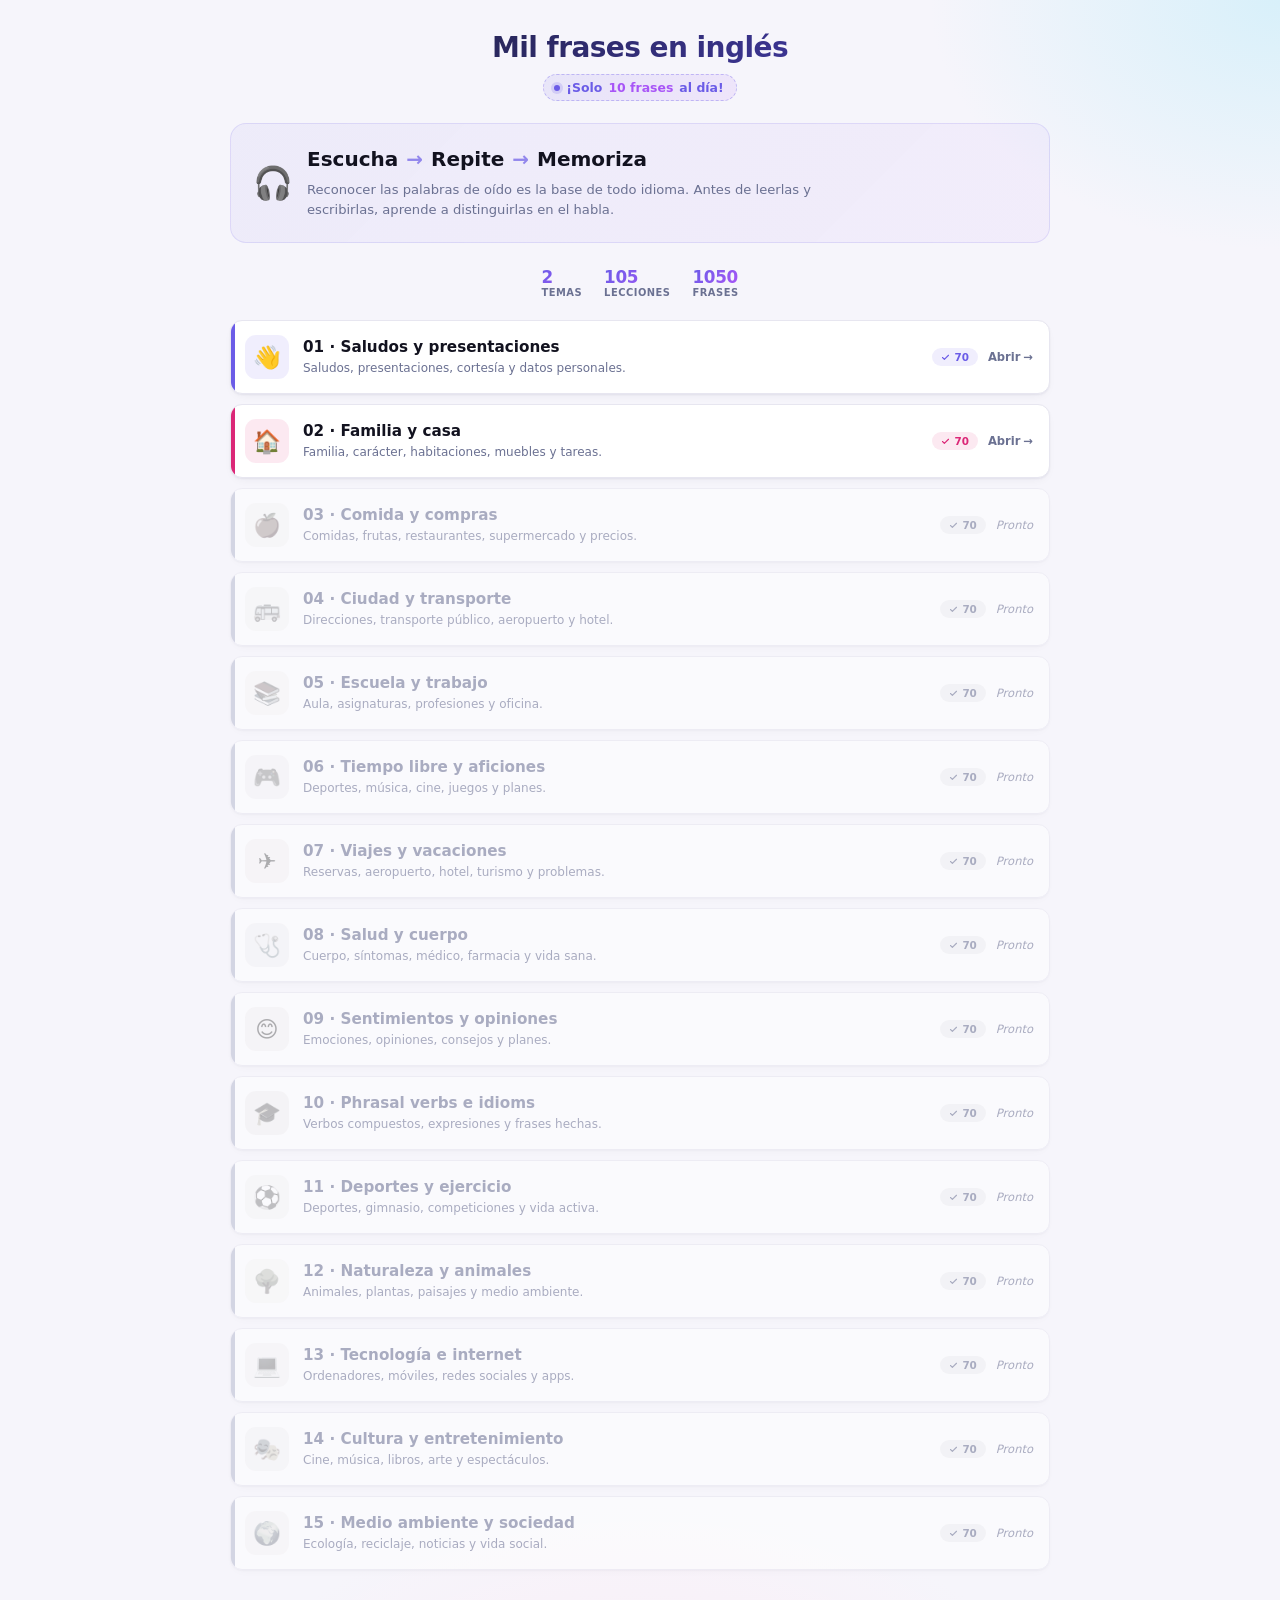
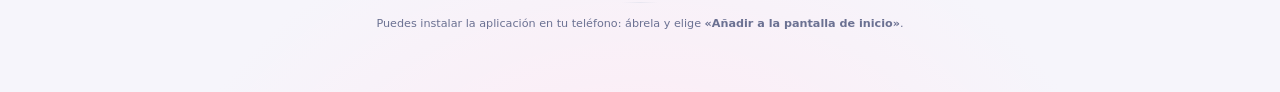
<file: index.html>
<!DOCTYPE html>
<html lang="es">
<head>
<meta charset="UTF-8" />
<meta name="viewport" content="width=device-width, initial-scale=1" />
<title>Mil frases en inglés</title>
<meta name="theme-color" content="#6b5ce7" />
<style>
  :root{--bg:#f6f5fb;--card:#fff;--line:#e7e6f0;--accent:#6b5ce7;--accent-2:#a855f7;--text:#12121f;--muted:#6b7192;
    --shadow-sm:0 1px 2px rgba(20,20,60,.05),0 4px 12px -6px rgba(20,20,60,.10);
    --shadow-lg:0 6px 16px rgba(20,20,60,.08),0 24px 48px -22px rgba(20,20,60,.28);}
  *{box-sizing:border-box}
  html,body{margin:0;min-height:100%}
  body{font-family:system-ui,-apple-system,"Segoe UI",Roboto,Arial,sans-serif;color:var(--text);
    background:radial-gradient(900px 500px at 0% -20%,#e9e5ff 0%,transparent 55%),
      radial-gradient(700px 500px at 100% 0%,#d8f0fa 0%,transparent 50%),
      radial-gradient(800px 600px at 50% 110%,#ffe9f3 0%,transparent 60%),var(--bg);
    padding:32px 16px 48px;min-height:100vh;-webkit-font-smoothing:antialiased;font-size:14px;}
  .wrap{max-width:820px;margin:0 auto}
  .hero{text-align:center;margin-bottom:20px}
  h1{font-size:clamp(1.35rem,2.6vw,1.75rem);margin:0;letter-spacing:-0.02em;font-weight:800;line-height:1.15;background:linear-gradient(135deg,#1a1c2e 0%,#4a3fbf 100%);-webkit-background-clip:text;background-clip:text;-webkit-text-fill-color:transparent;color:transparent}
  .hero-tagline{display:inline-flex;align-items:center;gap:6px;margin-top:10px;padding:5px 12px 5px 10px;border-radius:100px;background:linear-gradient(135deg,rgba(107,92,231,.10),rgba(168,85,247,.10));border:1px dashed rgba(107,92,231,.35);color:var(--accent);font-size:.78rem;font-weight:700}
  .hero-tagline .dot{width:6px;height:6px;border-radius:50%;background:var(--accent);box-shadow:0 0 0 3px rgba(107,92,231,.18)}
  .hero-tagline em{font-style:normal;font-weight:800;color:var(--accent-2)}
  .principle{position:relative;margin:22px 0 26px;padding:22px 24px 22px 76px;background:linear-gradient(135deg,rgba(107,92,231,.06) 0%,rgba(168,85,247,.05) 100%);border:1px solid rgba(107,92,231,.15);border-radius:16px}
  .principle-icon{position:absolute;left:22px;top:50%;transform:translateY(-50%);font-size:2rem;opacity:.9}
  .principle-title{font-size:clamp(1.05rem,2.2vw,1.25rem);font-weight:800;line-height:1.3;margin:0 0 8px;display:flex;flex-wrap:wrap;align-items:center;gap:6px 8px}
  .principle-title em{font-style:normal}
  .principle-title .arrow{color:var(--accent);opacity:.7;font-weight:700}
  .principle-desc{font-size:.82rem;color:var(--muted);line-height:1.5;margin:0;max-width:520px}
  .stats{display:flex;justify-content:center;gap:22px;margin:16px auto 0;flex-wrap:wrap}
  .stat-num{font-size:1.05rem;font-weight:800;letter-spacing:-0.02em;background:linear-gradient(135deg,var(--accent),var(--accent-2));-webkit-background-clip:text;background-clip:text;-webkit-text-fill-color:transparent;line-height:1;margin-bottom:2px}
  .stat-label{font-size:.62rem;color:var(--muted);letter-spacing:.05em;text-transform:uppercase;font-weight:600}
  .grid{display:flex;flex-direction:column;gap:10px;margin-top:22px}
  .card{position:relative;display:flex;align-items:center;gap:14px;padding:14px 16px 14px 14px;background:var(--card);border:1px solid var(--line);border-radius:12px;text-decoration:none;color:inherit;box-shadow:var(--shadow-sm);transition:transform .2s,box-shadow .2s,border-color .2s;overflow:hidden;isolation:isolate}
  .card::before{content:"";position:absolute;inset:-1px;border-radius:inherit;background:radial-gradient(120% 100% at 0% 50%,var(--glow,rgba(107,92,231,.20)) 0%,transparent 55%);opacity:0;transition:opacity .24s;z-index:-1;pointer-events:none}
  .card:hover::before{opacity:1}
  .card:hover{transform:translateX(4px);box-shadow:var(--shadow-lg);border-color:transparent}
  .card::after{content:"";position:absolute;left:0;top:0;bottom:0;width:4px;background:var(--accent);border-radius:12px 0 0 12px}
  .card-icon{width:44px;height:44px;border-radius:11px;display:flex;align-items:center;justify-content:center;font-size:1.4rem;background:var(--icon-bg);flex:0 0 auto;transition:transform .22s}
  .card:hover .card-icon{transform:scale(1.08) rotate(-3deg)}
  .card-body{flex:1 1 auto;min-width:0}
  .card-title{font-size:.95rem;font-weight:700;margin:0 0 3px;line-height:1.25}
  .card-desc{color:var(--muted);font-size:.75rem;line-height:1.4;margin:0;overflow:hidden;text-overflow:ellipsis;white-space:nowrap}
  .card-right{display:flex;align-items:center;gap:10px;flex:0 0 auto}
  .badge{display:inline-flex;align-items:center;gap:4px;font-size:.65rem;font-weight:700;padding:3px 9px;border-radius:20px;background:var(--icon-bg);color:var(--accent);white-space:nowrap}
  .badge svg{width:9px;height:9px}
  .open-hint{display:inline-flex;align-items:center;gap:3px;font-size:.72rem;font-weight:600;color:var(--muted)}
  .card:hover .open-hint{color:var(--accent)}
  .open-hint .arrow{display:inline-block;transition:transform .22s}
  .card:hover .open-hint .arrow{transform:translateX(4px)}

  /* ================= Coming soon (disabled cards) ================= */
  .card.coming-soon{opacity:.55;cursor:default;pointer-events:none}
  .card.coming-soon::before{display:none}
  .card.coming-soon:hover{transform:none;box-shadow:var(--shadow-sm);border-color:var(--line)}
  .card.coming-soon::after{background:#b8bbd0}
  .card.coming-soon .card-icon{filter:grayscale(.9);opacity:.6}
  .card.coming-soon .card-title{color:var(--muted)}
  .card.coming-soon .open-hint{color:var(--muted);font-style:italic;font-weight:500}
  .card.coming-soon .open-hint .arrow{display:none}
  .card.coming-soon .badge{background:rgba(107,114,128,.10);color:var(--muted)}

  footer{text-align:center;margin-top:32px;color:var(--muted);font-size:.7rem;line-height:1.55}
  .footer-divider{width:36px;height:1px;background:linear-gradient(90deg,transparent,var(--line),transparent);margin:0 auto 12px;border-radius:2px}
  @media (max-width:520px){
    body{padding:20px 12px 40px}
    h1{font-size:1.2rem}
    .hero-tagline{font-size:.72rem;padding:4px 10px 4px 9px}
    .principle{padding:18px}
    .principle-icon{position:static;transform:none;display:block;margin-bottom:8px;font-size:1.6rem}
    .card{padding:12px;gap:10px}
    .card-icon{width:38px;height:38px;font-size:1.2rem}
    .card-title{font-size:.88rem}
    .card-desc{font-size:.7rem}
    .badge{display:none}
    .open-hint .label{display:none}
  }
</style>
</head>
<body>
<div class="wrap">
  <header class="hero">
    <h1>Mil frases en inglés</h1>
    <div class="hero-tagline"><span class="dot" aria-hidden="true"></span>¡Solo <em>10 frases</em> al día!</div>
  </header>

  <section class="principle" aria-label="Principio del aprendizaje">
    <div class="principle-icon" aria-hidden="true">🎧</div>
    <h2 class="principle-title">
      <span>Escucha</span><span class="arrow" aria-hidden="true">→</span>
      <span>Repite</span><span class="arrow" aria-hidden="true">→</span>
      <em>Memoriza</em>
    </h2>
    <p class="principle-desc">Reconocer las palabras de oído es la base de todo idioma. Antes de leerlas y escribirlas, aprende a distinguirlas en el habla.</p>
  </section>

  <div class="stats">
    <div class="stat"><div class="stat-num" id="statThemes">—</div><div class="stat-label">Temas</div></div>
    <div class="stat"><div class="stat-num">105</div><div class="stat-label">Lecciones</div></div>
    <div class="stat"><div class="stat-num">1050</div><div class="stat-label">Frases</div></div>
  </div>

  <main class="grid" id="appsGrid"></main>

  <footer>
    <div class="footer-divider"></div>
    <p>Puedes instalar la aplicación en tu teléfono: ábrela y elige <strong>«Añadir a la pantalla de inicio»</strong>.</p>
  </footer>
</div>

<script>
const APPS = [
  {title:"01 · Saludos y presentaciones", description:"Saludos, presentaciones, cortesía y datos personales.", icon:"👋", link:"01-greetings.html", color:"#6b5ce7", iconBg:"rgba(107,92,231,.10)", glow:"rgba(107,92,231,.22)"},
  {title:"02 · Familia y casa", description:"Familia, carácter, habitaciones, muebles y tareas.", icon:"🏠", link:"02-family-home.html", color:"#db2777", iconBg:"rgba(219,39,119,.10)", glow:"rgba(219,39,119,.22)"},

  {title:"03 · Comida y compras", description:"Comidas, frutas, restaurantes, supermercado y precios.", icon:"🍎", link:"03-food-shopping.html", color:"#16a34a", iconBg:"rgba(22,163,74,.10)", glow:"rgba(22,163,74,.22)", comingSoon:true},
  {title:"04 · Ciudad y transporte", description:"Direcciones, transporte público, aeropuerto y hotel.", icon:"🚌", link:"04-city-transport.html", color:"#0891b2", iconBg:"rgba(8,145,178,.10)", glow:"rgba(8,145,178,.22)", comingSoon:true},
  {title:"05 · Escuela y trabajo", description:"Aula, asignaturas, profesiones y oficina.", icon:"📚", link:"05-school-work.html", color:"#d97706", iconBg:"rgba(217,119,6,.10)", glow:"rgba(217,119,6,.22)", comingSoon:true},
  {title:"06 · Tiempo libre y aficiones", description:"Deportes, música, cine, juegos y planes.", icon:"🎮", link:"06-free-time.html", color:"#9333ea", iconBg:"rgba(147,51,234,.10)", glow:"rgba(147,51,234,.22)", comingSoon:true},
  {title:"07 · Viajes y vacaciones", description:"Reservas, aeropuerto, hotel, turismo y problemas.", icon:"✈️", link:"07-travel.html", color:"#dc2626", iconBg:"rgba(220,38,38,.10)", glow:"rgba(220,38,38,.22)", comingSoon:true},
  {title:"08 · Salud y cuerpo", description:"Cuerpo, síntomas, médico, farmacia y vida sana.", icon:"🩺", link:"08-health-body.html", color:"#4f46e5", iconBg:"rgba(79,70,229,.10)", glow:"rgba(79,70,229,.22)", comingSoon:true},
  {title:"09 · Sentimientos y opiniones", description:"Emociones, opiniones, consejos y planes.", icon:"😊", link:"09-feelings.html", color:"#e11d48", iconBg:"rgba(225,29,72,.10)", glow:"rgba(225,29,72,.22)", comingSoon:true},
  {title:"10 · Phrasal verbs e idioms", description:"Verbos compuestos, expresiones y frases hechas.", icon:"🎓", link:"10-idioms.html", color:"#3a3d4d", iconBg:"rgba(58,61,77,.10)", glow:"rgba(58,61,77,.22)", comingSoon:true},
  {title:"11 · Deportes y ejercicio", description:"Deportes, gimnasio, competiciones y vida activa.", icon:"⚽", link:"11-sports.html", color:"#059669", iconBg:"rgba(5,150,105,.10)", glow:"rgba(5,150,105,.22)", comingSoon:true},
  {title:"12 · Naturaleza y animales", description:"Animales, plantas, paisajes y medio ambiente.", icon:"🌳", link:"12-nature.html", color:"#65a30d", iconBg:"rgba(101,163,13,.10)", glow:"rgba(101,163,13,.22)", comingSoon:true},
  {title:"13 · Tecnología e internet", description:"Ordenadores, móviles, redes sociales y apps.", icon:"💻", link:"13-technology.html", color:"#0284c7", iconBg:"rgba(2,132,199,.10)", glow:"rgba(2,132,199,.22)", comingSoon:true},
  {title:"14 · Cultura y entretenimiento", description:"Cine, música, libros, arte y espectáculos.", icon:"🎭", link:"14-culture.html", color:"#7c3aed", iconBg:"rgba(124,58,237,.10)", glow:"rgba(124,58,237,.22)", comingSoon:true},
  {title:"15 · Medio ambiente y sociedad", description:"Ecología, reciclaje, noticias y vida social.", icon:"🌍", link:"15-society.html", color:"#ea580c", iconBg:"rgba(234,88,12,.10)", glow:"rgba(234,88,12,.22)", comingSoon:true}
];

const grid = document.getElementById('appsGrid');
const statThemes = document.getElementById('statThemes');
const check = `<svg viewBox="0 0 24 24" fill="none" stroke="currentColor" stroke-width="3" stroke-linecap="round" stroke-linejoin="round"><polyline points="20 6 9 17 4 12"></polyline></svg>`;

statThemes.textContent = APPS.filter(a => !a.comingSoon).length;

APPS.forEach(app => {
  const c = document.createElement(app.comingSoon ? 'div' : 'a');
  c.className = 'card' + (app.comingSoon ? ' coming-soon' : '');
  if(!app.comingSoon) c.href = app.link;
  c.style.setProperty('--accent', app.color);
  c.style.setProperty('--icon-bg', app.iconBg);
  c.style.setProperty('--glow', app.glow);
  c.innerHTML = `
    <div class="card-icon">${app.icon}</div>
    <div class="card-body">
      <h2 class="card-title">${app.title}</h2>
      <p class="card-desc">${app.description}</p>
    </div>
    <div class="card-right">
      <span class="badge">${check}70</span>
      <span class="open-hint">
        <span class="label">${app.comingSoon ? 'Pronto' : 'Abrir'}</span>
        <span class="arrow">→</span>
      </span>
    </div>`;
  grid.appendChild(c);
});
</script>
</body>
</html>
</file>
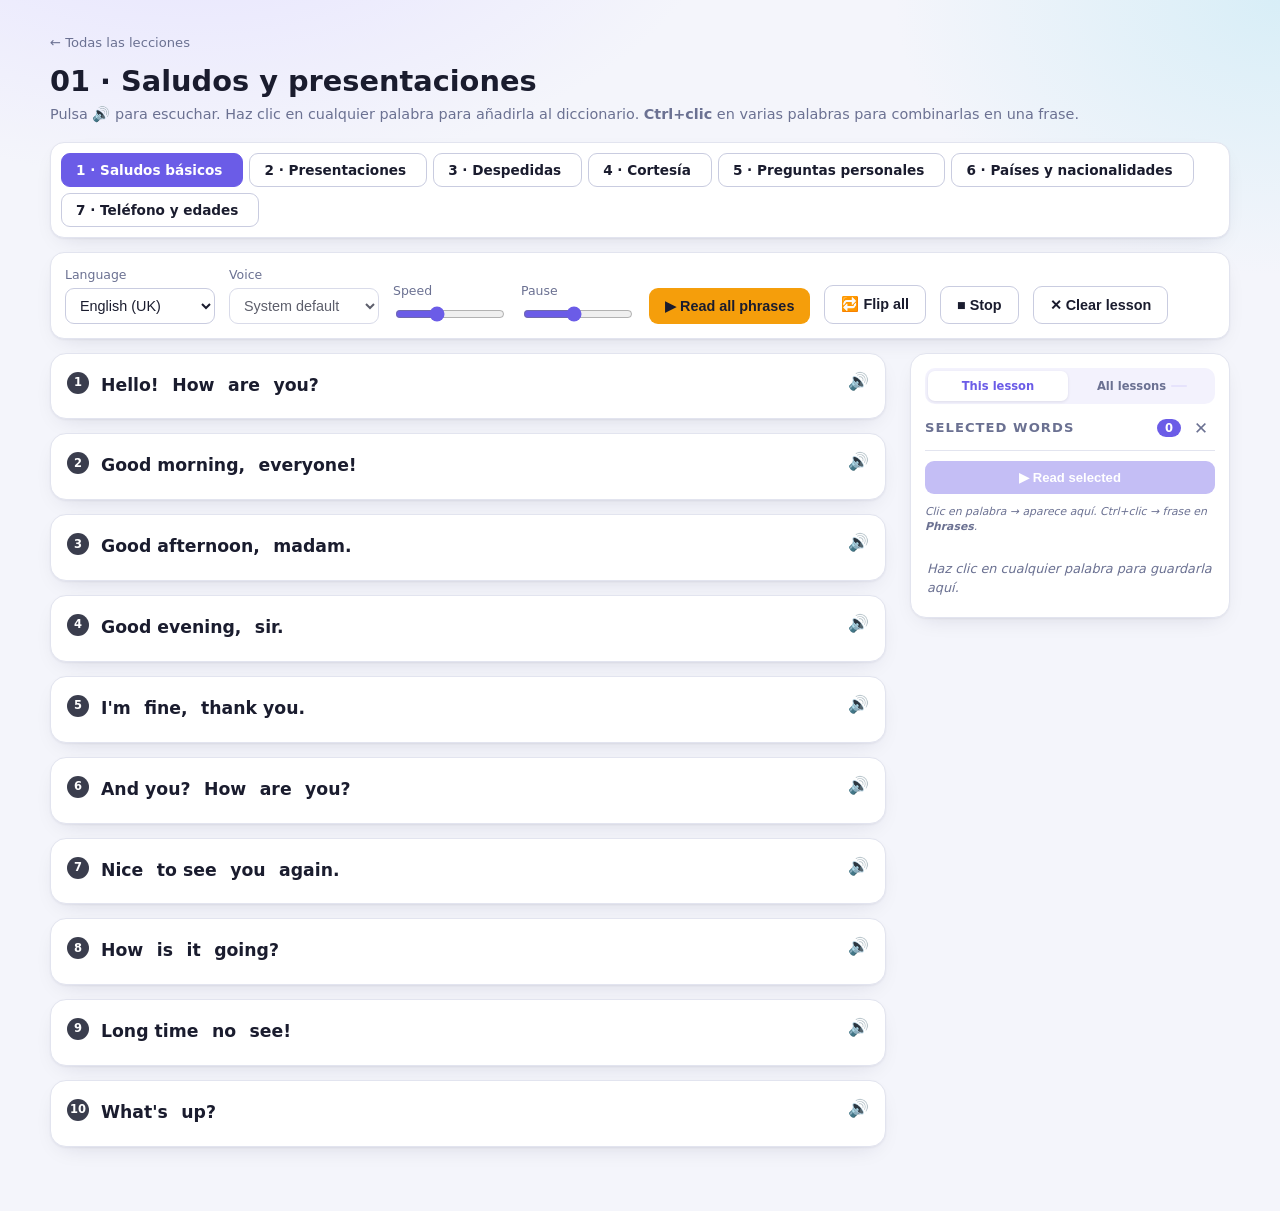
<file: 01-greetings.html>
<!DOCTYPE html>
<html lang="en">
<head>
<meta charset="UTF-8" />
<meta name="viewport" content="width=device-width, initial-scale=1" />
<title>01 · Saludos y presentaciones — Mil frases en inglés</title>
<link rel="stylesheet" href="lesson.css" />
</head>
<body>
<script>
window.LESSON_TITLE = "01 · Saludos y presentaciones";
window.LESSON_BACK  = "index.html";
const W = (en,es,pos)=>({en,es,pos});
const P = (text,words)=>({text,words});

window.LESSON_TABS = [
{id:'L1', name:'1 · Saludos básicos', phrases:[
  P("Hello! How are you?",[W("Hello!","¡Hola!","interjection"),W("How","Cómo","adverb"),W("are","estás","verb"),W("you?","tú?","pronoun")]),
  P("Good morning, everyone!",[W("Good morning,","Buenos días,","interjection"),W("everyone!","a todos!","pronoun")]),
  P("Good afternoon, madam.",[W("Good afternoon,","Buenas tardes,","interjection"),W("madam.","señora.","noun")]),
  P("Good evening, sir.",[W("Good evening,","Buenas noches,","interjection"),W("sir.","señor.","noun")]),
  P("I'm fine, thank you.",[W("I'm","Estoy","verb"),W("fine,","bien,","adjective"),W("thank you.","gracias.","interjection")]),
  P("And you? How are you?",[W("And you?","¿Y tú?","pronoun"),W("How","Cómo","adverb"),W("are","estás","verb"),W("you?","tú?","pronoun")]),
  P("Nice to see you again.",[W("Nice","Encantado","adjective"),W("to see","de ver","verb"),W("you","te","pronoun"),W("again.","otra vez.","adverb")]),
  P("How is it going?",[W("How","Cómo","adverb"),W("is","va","verb"),W("it","todo","pronoun"),W("going?","?","verb")]),
  P("Long time no see!",[W("Long time","Cuánto tiempo","noun"),W("no","sin","adverb"),W("see!","verte!","verb")]),
  P("What's up?",[W("What's","Qué","pronoun"),W("up?","pasa?","adverb")])
]},
{id:'L2', name:'2 · Presentaciones', phrases:[
  P("My name is Anna.",[W("My","Mi","pronoun"),W("name","nombre","noun"),W("is","es","verb"),W("Anna.","Anna.","noun")]),
  P("What's your name?",[W("What's","Cómo","pronoun"),W("your","te","pronoun"),W("name?","llamas?","noun")]),
  P("I'm from Spain.",[W("I'm","Soy","verb"),W("from","de","preposition"),W("Spain.","España.","noun")]),
  P("Where are you from?",[W("Where","De dónde","adverb"),W("are","eres","verb"),W("you","tú","pronoun"),W("from?","?","preposition")]),
  P("Nice to meet you.",[W("Nice","Encantado","adjective"),W("to meet","de conocer","verb"),W("you.","te.","pronoun")]),
  P("This is my friend Tom.",[W("This","Este","pronoun"),W("is","es","verb"),W("my","mi","pronoun"),W("friend","amigo","noun"),W("Tom.","Tom.","noun")]),
  P("How old are you?",[W("How old","Cuántos años","adverb"),W("are","tienes","verb"),W("you?","?","pronoun")]),
  P("I'm twenty years old.",[W("I'm","Tengo","verb"),W("twenty","veinte","numeral"),W("years old.","años.","noun")]),
  P("What do you do?",[W("What","A qué","pronoun"),W("do","te","verb"),W("you","tú","pronoun"),W("do?","dedicas?","verb")]),
  P("I'm a student.",[W("I'm","Soy","verb"),W("a","un","article"),W("student.","estudiante.","noun")])
]},
{id:'L3', name:'3 · Despedidas', phrases:[
  P("Goodbye! See you soon!",[W("Goodbye!","¡Adiós!","interjection"),W("See you","Hasta","verb"),W("soon!","pronto!","adverb")]),
  P("See you later!",[W("See you","Hasta","verb"),W("later!","luego!","adverb")]),
  P("See you tomorrow!",[W("See you","Hasta","verb"),W("tomorrow!","mañana!","adverb")]),
  P("Good night, sleep well.",[W("Good night,","Buenas noches,","interjection"),W("sleep","duerme","verb"),W("well.","bien.","adverb")]),
  P("Take care of yourself!",[W("Take care","Cuídate","verb"),W("of","a","preposition"),W("yourself!","ti mismo!","pronoun")]),
  P("Have a nice day!",[W("Have","Ten","verb"),W("a","un","article"),W("nice","buen","adjective"),W("day!","día!","noun")]),
  P("Have a good weekend!",[W("Have","Ten","verb"),W("a","un","article"),W("good","buen","adjective"),W("weekend!","fin de semana!","noun")]),
  P("It was nice talking to you.",[W("It","Fue","pronoun"),W("was","un","verb"),W("nice","placer","adjective"),W("talking","hablar","verb"),W("to you.","contigo.","pronoun")]),
  P("Talk to you soon.",[W("Talk","Hablamos","verb"),W("to you","contigo","pronoun"),W("soon.","pronto.","adverb")]),
  P("Bye for now!",[W("Bye","Adiós","interjection"),W("for","por","preposition"),W("now!","ahora!","adverb")])
]},
{id:'L4', name:'4 · Cortesía', phrases:[
  P("Please, sit down.",[W("Please,","Por favor,","interjection"),W("sit","siéntate","verb"),W("down.","abajo.","adverb")]),
  P("Thank you very much.",[W("Thank you","Gracias","interjection"),W("very","muy","adverb"),W("much.","mucho.","adverb")]),
  P("You're welcome.",[W("You're","De","verb"),W("welcome.","nada.","adjective")]),
  P("Excuse me, may I pass?",[W("Excuse me,","Disculpe,","interjection"),W("may I","puedo","verb"),W("pass?","pasar?","verb")]),
  P("I'm sorry, it's my fault.",[W("I'm","Lo","verb"),W("sorry,","siento,","adjective"),W("it's","es","verb"),W("my","mi","pronoun"),W("fault.","culpa.","noun")]),
  P("No problem at all.",[W("No","Sin","article"),W("problem","problema","noun"),W("at all.","alguno.","adverb")]),
  P("Of course, with pleasure.",[W("Of course,","Por supuesto,","adverb"),W("with","con","preposition"),W("pleasure.","placer.","noun")]),
  P("That's very kind of you.",[W("That's","Eso es","verb"),W("very","muy","adverb"),W("kind","amable","adjective"),W("of you.","de tu parte.","pronoun")]),
  P("May I help you?",[W("May I","Puedo","verb"),W("help","ayudar","verb"),W("you?","te?","pronoun")]),
  P("Could you say that again?",[W("Could you","Podrías","verb"),W("say","decir","verb"),W("that","eso","pronoun"),W("again?","otra vez?","adverb")])
]},
{id:'L5', name:'5 · Preguntas personales', phrases:[
  P("Where do you live?",[W("Where","Dónde","adverb"),W("do","vives","verb"),W("you","tú","pronoun"),W("live?","?","verb")]),
  P("I live in Madrid.",[W("I","Yo","pronoun"),W("live","vivo","verb"),W("in","en","preposition"),W("Madrid.","Madrid.","noun")]),
  P("Do you have any brothers?",[W("Do you","Tienes","verb"),W("have","tienes","verb"),W("any","algunos","article"),W("brothers?","hermanos?","noun")]),
  P("I have one sister.",[W("I","Yo","pronoun"),W("have","tengo","verb"),W("one","una","numeral"),W("sister.","hermana.","noun")]),
  P("What's your favourite colour?",[W("What's","Cuál","pronoun"),W("your","es tu","pronoun"),W("favourite","color","adjective"),W("colour?","favorito?","noun")]),
  P("My favourite colour is blue.",[W("My","Mi","pronoun"),W("favourite","color","adjective"),W("colour","favorito","noun"),W("is","es","verb"),W("blue.","el azul.","adjective")]),
  P("Do you like sports?",[W("Do you","Te","verb"),W("like","gustan","verb"),W("sports?","los deportes?","noun")]),
  P("I love football.",[W("I","Me","pronoun"),W("love","encanta","verb"),W("football.","el fútbol.","noun")]),
  P("What time is it?",[W("What time","Qué hora","adverb"),W("is","es","verb"),W("it?","?","pronoun")]),
  P("It's half past three.",[W("It's","Son","verb"),W("half past","las tres y media.","adverb"),W("three.","","numeral")])
]},
{id:'L6', name:'6 · Países y nacionalidades', phrases:[
  P("I'm Spanish.",[W("I'm","Soy","verb"),W("Spanish.","español.","adjective")]),
  P("She's English.",[W("She's","Ella es","verb"),W("English.","inglesa.","adjective")]),
  P("He's from France.",[W("He's","Él es","verb"),W("from","de","preposition"),W("France.","Francia.","noun")]),
  P("Are you American?",[W("Are","Eres","verb"),W("you","tú","pronoun"),W("American?","americano?","adjective")]),
  P("I live in Germany.",[W("I","Yo","pronoun"),W("live","vivo","verb"),W("in","en","preposition"),W("Germany.","Alemania.","noun")]),
  P("They're from Italy.",[W("They're","Ellos son","verb"),W("from","de","preposition"),W("Italy.","Italia.","noun")]),
  P("My friend is Japanese.",[W("My","Mi","pronoun"),W("friend","amigo","noun"),W("is","es","verb"),W("Japanese.","japonés.","adjective")]),
  P("I speak Spanish and English.",[W("I","Yo","pronoun"),W("speak","hablo","verb"),W("Spanish","español","noun"),W("and","y","preposition"),W("English.","inglés.","noun")]),
  P("Do you speak French?",[W("Do you","Hablas","verb"),W("speak","hablar","verb"),W("French?","francés?","noun")]),
  P("I'm learning English.",[W("I'm","Estoy","verb"),W("learning","aprendiendo","verb"),W("English.","inglés.","noun")])
]},
{id:'L7', name:'7 · Teléfono y edades', phrases:[
  P("What's your phone number?",[W("What's","Cuál","pronoun"),W("your","es tu","pronoun"),W("phone","número","noun"),W("number?","de teléfono?","noun")]),
  P("It's 555-1234.",[W("It's","Es","verb"),W("555-1234.","el 555-1234.","numeral")]),
  P("My birthday is in May.",[W("My","Mi","pronoun"),W("birthday","cumpleaños","noun"),W("is","es","verb"),W("in","en","preposition"),W("May.","mayo.","noun")]),
  P("When is your birthday?",[W("When","Cuándo","adverb"),W("is","es","verb"),W("your","tu","pronoun"),W("birthday?","cumpleaños?","noun")]),
  P("I'm thirty years old.",[W("I'm","Tengo","verb"),W("thirty","treinta","numeral"),W("years old.","años.","noun")]),
  P("She's only eight.",[W("She's","Ella tiene","verb"),W("only","solo","adverb"),W("eight.","ocho.","numeral")]),
  P("We are the same age.",[W("We","Nosotros","pronoun"),W("are","tenemos","verb"),W("the same","la misma","adjective"),W("age.","edad.","noun")]),
  P("He's older than me.",[W("He's","Él es","verb"),W("older","mayor","adjective"),W("than","que","preposition"),W("me.","yo.","pronoun")]),
  P("My sister is younger.",[W("My","Mi","pronoun"),W("sister","hermana","noun"),W("is","es","verb"),W("younger.","menor.","adjective")]),
  P("How old is your brother?",[W("How old","Cuántos años","adverb"),W("is","tiene","verb"),W("your","tu","pronoun"),W("brother?","hermano?","noun")])
]}
];
</script>
<script src="lesson.js"></script>
</body>
</html>
</file>
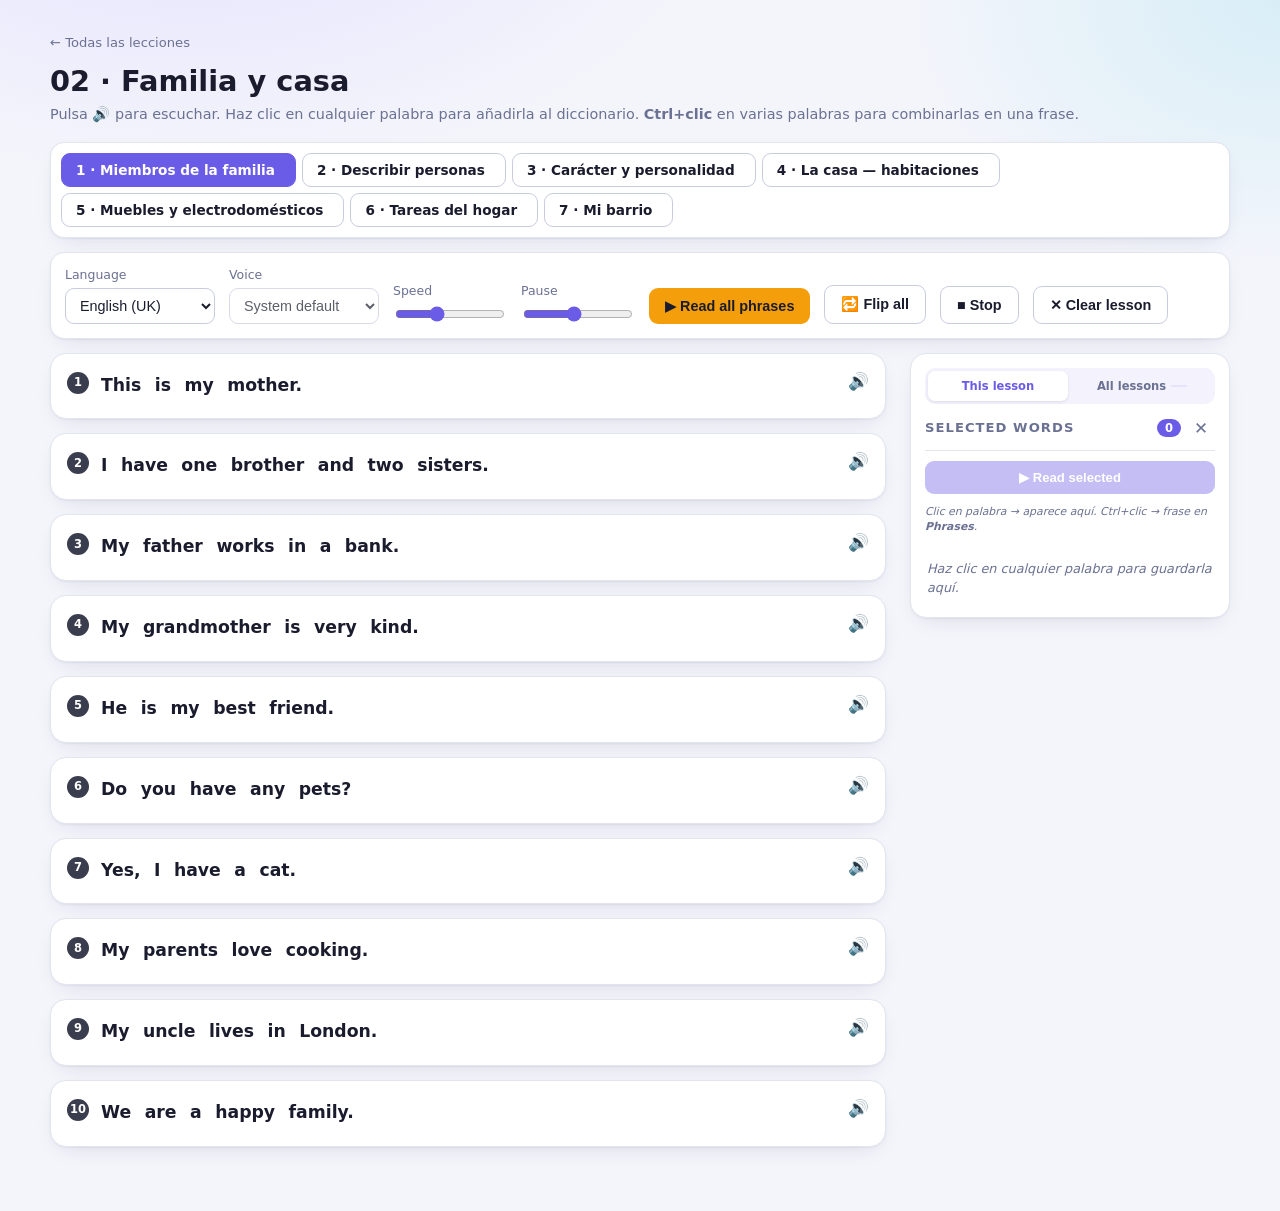
<file: 02-family-home.html>
<!DOCTYPE html>
<html lang="en">
<head>
<meta charset="UTF-8" />
<meta name="viewport" content="width=device-width, initial-scale=1" />
<title>02 · Familia y casa — Mil frases en inglés</title>
<link rel="stylesheet" href="lesson.css" />
</head>
<body>
<script>
window.LESSON_TITLE = "02 · Familia y casa";
window.LESSON_BACK  = "index.html";

/* ============================================================
   СЛОВАРЬ ТЕМЫ
   Формат: "english": ["перевод", "pos"]
   POS-коды:  n=сущ  v=глаг  a=прил  d=нареч  p=местоим
              r=предлог  t=артикль  i=межд  m=числит
   Пунктуацию в ключах НЕ пишем — ниже она добавится автоматически.
   ============================================================ */
window.LESSON_DICT = (function(){
  const raw = {
    /* --- люди --- */
    "mother":     ["madre",       "n"],
    "father":     ["padre",       "n"],
    "brother":    ["hermano",     "n"],
    "sister":     ["hermana",     "n"],
    "sisters":    ["hermanas",    "n"],
    "grandmother":["abuela",      "n"],
    "grandfather":["abuelo",      "n"],
    "uncle":      ["tío",         "n"],
    "aunt":       ["tía",         "n"],
    "cousin":     ["primo",       "n"],
    "parents":    ["padres",      "n"],
    "family":     ["familia",     "n"],
    "friend":     ["amigo",       "n"],
    "neighbour":  ["vecino",      "n"],
    "neighbours": ["vecinos",     "n"],
    "doctor":     ["médico",      "n"],
    "person":     ["persona",     "n"],
    "London":     ["Londres",     "n"],

    /* --- животные --- */
    "pet":        ["mascota",     "n"],
    "pets":       ["mascotas",    "n"],
    "cat":        ["gato",        "n"],
    "dog":        ["perro",       "n"],

    /* --- числа --- */
    "one":        ["un",          "m"],
    "two":        ["dos",         "m"],
    "three":      ["tres",        "m"],
    "four":       ["cuatro",      "m"],
    "five":       ["cinco",       "m"],
    "seven":      ["siete",       "m"],

    /* --- глаголы --- */
    "have":       ["tengo",       "v"],
    "has":        ["tiene",       "v"],
    "works":      ["trabaja",     "v"],
    "love":       ["aman",        "v"],
    "cooking":    ["cocinar",     "v"],
    "lives":      ["vive",        "v"],
    "wears":      ["lleva",       "v"],
    "keep":       ["guardamos",   "v"],
    "need":       ["necesito",    "v"],
    "clean":      ["limpiar",     "v"],
    "makes":      ["hace",        "v"],
    "waters":     ["riega",       "v"],
    "help":       ["ayudo",       "v"],
    "opens":      ["abre",        "v"],
    "live":       ["vivo",        "v"],
    "like":       ["me gusta",    "v"],
    "close":      ["cerrar",      "v"],
    "clean":      ["limpio",      "v"],
    "tidy up":    ["recoger",     "v"],
    "take off":   ["quitarse",    "v"],
    "take out":   ["sacar",       "v"],
    "turn on":    ["encender",    "v"],
    "do":         ["hago",        "v"],
    "does":       ["hace",        "v"],
    "wear":       ["lleva",       "v"],

    /* --- прилагательные --- */
    "kind":       ["amable",      "a"],
    "best":       ["mejor",       "a"],
    "happy":      ["feliz",       "a"],
    "long":       ["largo",       "a"],
    "brown":      ["castaño",     "a"],
    "tall":       ["alto",        "a"],
    "strong":     ["fuerte",      "a"],
    "little":     ["pequeño",     "a"],
    "blue":       ["azul",        "a"],
    "big":        ["grande",      "a"],
    "older":      ["mayor",       "a"],
    "younger":    ["menor",       "a"],
    "curly":      ["rizado",      "a"],
    "small":      ["pequeño",     "a"],
    "friendly":   ["amigable",    "a"],
    "shy":        ["tímido",      "a"],
    "patient":    ["paciente",    "a"],
    "funny":      ["divertido",   "a"],
    "clever":     ["listo",       "a"],
    "serious":    ["serio",       "a"],
    "generous":   ["generoso",    "a"],
    "talkative":  ["hablador",    "a"],
    "quiet":      ["tranquilo",   "a"],
    "nice":       ["bonito",      "a"],
    "new":        ["nuevo",       "a"],
    "comfortable":["cómodo",      "a"],
    "soft":       ["suave",       "a"],
    "second":     ["segundo",     "a"],
    "nearby":     ["cerca",       "d"],
    "small":      ["pequeño",     "a"],

    /* --- наречия и служебные --- */
    "always":     ["siempre",     "d"],
    "quite":      ["bastante",    "d"],
    "very":       ["muy",         "d"],
    "down":       ["al final",    "d"],
    "around":     ["alrededor",   "r"],
    "behind":     ["detrás de",   "r"],
    "next to":    ["al lado de",  "r"],
    "than":       ["que",         "r"],
    "every":      ["cada",        "a"],
    "a bit":      ["un poco",     "d"],
    "a lot":      ["mucho",       "d"],
    "at night":   ["de noche",    "d"],
    "next door":  ["de al lado",  "d"],
    "this":       ["este",        "p"],
    "me":         ["mí",          "p"],

    /* --- дом --- */
    "home":       ["hogar",       "n"],
    "house":      ["casa",        "n"],
    "kitchen":    ["cocina",      "n"],
    "bedroom":    ["dormitorio",  "n"],
    "bedrooms":   ["dormitorios", "n"],
    "bathroom":   ["baño",        "n"],
    "hall":       ["pasillo",     "n"],
    "balcony":    ["balcón",      "n"],
    "garden":     ["jardín",      "n"],
    "garage":     ["garaje",      "n"],
    "room":       ["habitación",  "n"],
    "view":       ["vista",       "n"],
    "floor":      ["piso",        "n"],
    "door":       ["puerta",      "n"],
    "window":     ["ventana",     "n"],
    "light":      ["luz",         "n"],
    "shoes":      ["zapatos",     "n"],
    "living room":["salón",       "n"],

    /* --- мебель и техника --- */
    "sofa":       ["sofá",        "n"],
    "table":      ["mesa",        "n"],
    "chair":      ["silla",       "n"],
    "chairs":     ["sillas",      "n"],
    "lamp":       ["lámpara",     "n"],
    "bed":        ["cama",        "n"],
    "bedside table":["mesita de noche","n"],
    "plates":     ["platos",      "n"],
    "dishes":     ["platos",      "n"],
    "cupboard":   ["armario",     "n"],
    "fridge":     ["nevera",      "n"],
    "television": ["televisión",  "n"],
    "washing machine":["lavadora","n"],

    /* --- задания, еда, места --- */
    "rubbish":    ["basura",      "n"],
    "plants":     ["plantas",     "n"],
    "laundry":    ["colada",      "n"],
    "neighbourhood":["barrio",    "n"],
    "park":       ["parque",      "n"],
    "supermarket":["supermercado","n"],
    "school":     ["escuela",     "n"],
    "street":     ["calle",       "n"],
    "bus":        ["autobús",     "n"],
    "stop":       ["parada",      "n"],
    "corner":     ["esquina",     "n"],
    "café":       ["cafetería",   "n"],
    "bakery":     ["panadería",   "n"],
    "night":      ["noche",       "n"],
    "morning":    ["mañana",      "n"],
    "evening":    ["tarde",       "n"],
    "Mondays":    ["lunes",       "n"],
    "Sundays":    ["domingos",    "n"],
    "Saturdays":  ["sábados",     "n"],
    "there is":   ["hay",         "v"],
    "there are":  ["hay",         "v"],
    "welcome":    ["bienvenido",  "i"],
    "let's":      ["vamos a",     "v"]
  };

  // Автоматически добавляем варианты с точкой/запятой/!/?,
  // чтобы фразы с пунктуацией находили свои слова в словаре.
  const out = {};
  for(const [k,v] of Object.entries(raw)){
    out[k] = v;
    if(!/[.,!?;:…]$/.test(k)){
      out[k+'.'] = v;
      out[k+','] = v;
      out[k+'!'] = v;
      out[k+'?'] = v;
    }
  }
  return out;
})();

/* ============================================================
   7 УРОКОВ × 10 ФРАЗ = 70 ФРАЗ
   ============================================================ */
window.LESSON_TABS = [
  {id:'L1', name:'1 · Miembros de la familia', phrases:[
    "This is my mother.",
    "I have one brother and two sisters.",
    "My father works in a bank.",
    "My grandmother is very kind.",
    "He is my best friend.",
    "Do you have any pets?",
    "Yes, I have a cat.",
    "My parents love cooking.",
    "My uncle lives in London.",
    "We are a happy family."
  ]},
  {id:'L2', name:'2 · Describir personas', phrases:[
    "She has long brown hair.",
    "He is very tall and strong.",
    "My little sister is five.",
    "He has blue eyes and a big smile.",
    "She wears glasses.",
    "My cousin is a doctor.",
    "He is older than me.",
    "She is younger than my brother.",
    "My friend has curly hair.",
    "He has a small beard."
  ]},
  {id:'L3', name:'3 · Carácter y personalidad', phrases:[
    "She is very kind and friendly.",
    "He is a bit shy.",
    "My mother is patient.",
    "My father is funny.",
    "My brother is very clever.",
    "She is always happy.",
    "He is quite serious.",
    "My grandmother is generous.",
    "My friend is talkative.",
    "She is a quiet person."
  ]},
  {id:'L4', name:'4 · La casa — habitaciones', phrases:[
    "Welcome to my home!",
    "The kitchen is next to the living room.",
    "My bedroom is on the second floor.",
    "The bathroom is down the hall.",
    "We have a small balcony.",
    "The garden is behind the house.",
    "There is a big sofa in the living room.",
    "My room has a nice view.",
    "The garage is next to the house.",
    "Our house has three bedrooms."
  ]},
  {id:'L5', name:'5 · Muebles y electrodomésticos', phrases:[
    "There is a big table in the kitchen.",
    "The lamp is on the bedside table.",
    "We keep the plates in this cupboard.",
    "The washing machine is new.",
    "Turn on the light, please.",
    "This chair is very comfortable.",
    "The fridge is in the kitchen.",
    "There are four chairs around the table.",
    "My bed is very soft.",
    "The television is in the living room."
  ]},
  {id:'L6', name:'6 · Tareas del hogar', phrases:[
    "I need to clean the floor.",
    "Please take off your shoes at the door.",
    "Could you close the window?",
    "I do the dishes every evening.",
    "My sister makes her bed every morning.",
    "We take out the rubbish on Mondays.",
    "He waters the plants on Sundays.",
    "She does the laundry on Saturdays.",
    "I help my mother in the kitchen.",
    "Let's tidy up the living room."
  ]},
  {id:'L7', name:'7 · Mi barrio', phrases:[
    "I live in a quiet neighbourhood.",
    "There is a park near my house.",
    "The supermarket is nearby.",
    "My neighbours are friendly.",
    "There is a school on my street.",
    "The bus stop is around the corner.",
    "I like my neighbourhood a lot.",
    "There is a small café next door.",
    "The bakery opens at seven.",
    "My street is very quiet at night."
  ]}
];
</script>
<script src="lesson.js"></script>
</body>
</html>
</file>
<file: lesson.css>
:root{
  --bg:#f4f5fb; --card:#fff; --line:#e2e4ef; --line-strong:#c9cce0;
  --accent:#6b5ce7; --accent-soft:rgba(107,92,231,.10);
  --text:#1a1c2e; --muted:#6b7192;
  --badge-bg:#3a3d4d; --badge-fg:#fff;
  --phrase-bg:rgba(58,61,77,.06);
  --es-bg:#fdf6e9; --es-line:#e9b949;
  --shadow:0 1px 2px rgba(20,20,60,.05), 0 8px 24px -12px rgba(20,20,60,.18);
  --speak:#f59e0b;
}
*{box-sizing:border-box}
html,body{margin:0;min-height:100%}
body{font-family:system-ui,-apple-system,"Segoe UI",Roboto,Arial,sans-serif;color:var(--text);
  background:radial-gradient(900px 500px at 15% -10%, #e5e2ff 0%, transparent 60%),
    radial-gradient(700px 500px at 100% 0%, #d8eef7 0%, transparent 55%), var(--bg);
  padding:32px 18px 64px;}
.wrap{max-width:1180px;margin:0 auto}
.back-link{display:inline-flex;align-items:center;gap:6px;font-size:.82rem;color:var(--muted);text-decoration:none;margin-bottom:14px;transition:color .15s}
.back-link:hover{color:var(--accent)}
h1{font-size:clamp(1.35rem,3vw,1.8rem);margin:0 0 6px}
.sub{color:var(--muted);margin:0 0 16px;font-size:.9rem;line-height:1.5}
.tabs{display:flex;flex-wrap:wrap;gap:6px;margin-bottom:14px;background:var(--card);border:1px solid var(--line);border-radius:14px;padding:10px;box-shadow:var(--shadow)}
.tab-btn{all:unset;cursor:pointer;padding:8px 14px;border-radius:9px;font-size:.85rem;font-weight:600;background:#fff;border:1px solid var(--line-strong);color:var(--text);transition:.15s;white-space:nowrap}
.tab-btn:hover{border-color:var(--accent);color:var(--accent)}
.tab-btn.active{background:var(--accent);border-color:var(--accent);color:#fff}
.tab-btn .cnt{font-size:.7rem;opacity:.75;margin-left:6px}
.controls{display:flex;flex-wrap:wrap;gap:14px;align-items:flex-end;background:var(--card);border:1px solid var(--line);border-radius:14px;padding:14px;margin-bottom:14px;box-shadow:var(--shadow)}
.controls label{font-size:.78rem;color:var(--muted);display:flex;flex-direction:column;gap:6px;font-weight:500}
select{background:#fff;color:var(--text);border:1px solid var(--line-strong);border-radius:9px;padding:8px 10px;font-size:.9rem;min-width:150px;cursor:pointer}
select:focus{outline:none;border-color:var(--accent);box-shadow:0 0 0 3px var(--accent-soft)}
input[type=range]{accent-color:var(--accent);width:110px;cursor:pointer}
.btn{background:var(--accent);color:#fff;border:0;border-radius:9px;padding:10px 16px;font-size:.9rem;font-weight:600;cursor:pointer;transition:filter .2s,transform .1s}
.btn:hover{filter:brightness(1.08)}.btn:active{transform:translateY(1px)}
.btn.ghost{background:#fff;border:1px solid var(--line-strong);color:var(--text)}
.btn.ghost:hover{border-color:var(--accent);color:var(--accent);filter:none}
.btn.ghost.active{background:var(--accent);border-color:var(--accent);color:#fff}
.btn.play-all{background:var(--speak);color:#1a1c2e}
.btn.play-all.playing{background:#dc2626;color:#fff;animation:pulse-btn 1.2s ease-in-out infinite}
@keyframes pulse-btn{50%{filter:brightness(1.15)}}
.layout{display:grid;grid-template-columns:minmax(0,1fr) 320px;gap:24px;align-items:start}
.layout.sidebar-closed{grid-template-columns:minmax(0,1fr);gap:0;max-width:836px;margin:0 auto}
.layout.sidebar-closed .sidebar{display:none}
.grid{display:flex;flex-direction:column;gap:14px;min-width:0}
.sidebar{position:sticky;top:20px;align-self:start;z-index:5;max-height:calc(100vh - 40px);overflow-y:auto;background:var(--card);border:1px solid var(--line);border-radius:16px;padding:14px;box-shadow:var(--shadow);display:flex;flex-direction:column;gap:10px}
.sidebar-scope{position:sticky;top:0;z-index:3;display:flex;gap:4px;padding:3px;background:rgba(107,92,231,.08);border-radius:10px;min-height:36px}
.sidebar-scope button{all:unset;cursor:pointer;flex:1;text-align:center;padding:6px 8px;border-radius:7px;font-size:.72rem;font-weight:700;color:var(--muted);transition:.15s;display:flex;align-items:center;justify-content:center;gap:5px}
.sidebar-scope button:hover{color:var(--accent)}
.sidebar-scope button.active{background:var(--card);color:var(--accent);box-shadow:0 1px 3px rgba(20,20,60,.10)}
.sidebar-scope .scount{font-size:.62rem;background:var(--accent-soft);color:var(--accent);padding:1px 6px;border-radius:8px;font-weight:700;min-width:16px;text-align:center}
.sidebar-scope button.active .scount{background:var(--accent);color:#fff}
.sidebar-head{display:flex;align-items:center;justify-content:space-between;gap:8px;padding-bottom:8px;border-bottom:1px solid var(--line);position:sticky;top:42px;background:var(--card);z-index:2;flex-wrap:wrap}
.sidebar-head h2{font-size:.82rem;margin:0;letter-spacing:.08em;text-transform:uppercase;color:var(--muted);font-weight:600}
.sidebar-tools{display:flex;align-items:center;gap:6px;margin-left:auto}
.collapse-all-btn{all:unset;cursor:pointer;font-size:.7rem;font-weight:600;padding:3px 8px;border-radius:6px;background:var(--accent-soft);color:var(--accent);transition:.15s}
.collapse-all-btn:hover{background:var(--accent);color:#fff}
.count{background:var(--accent);color:#fff;border-radius:20px;font-size:.72rem;font-weight:700;padding:2px 8px;min-width:22px;text-align:center}
.sidebar-close{all:unset;cursor:pointer;width:28px;height:28px;border-radius:8px;display:flex;align-items:center;justify-content:center;color:var(--muted);font-size:1.05rem;transition:.15s}
.sidebar-close:hover{background:var(--accent-soft);color:var(--accent)}
.sidebar-hint{font-size:.68rem;color:var(--muted);line-height:1.4;font-style:italic}
.sidebar-list{display:flex;flex-direction:column;gap:12px}
.sidebar-empty{font-size:.8rem;color:var(--muted);line-height:1.45;font-style:italic;padding:6px 2px}
.side-group{display:flex;flex-direction:column;gap:5px}
.group-title{all:unset;cursor:pointer;display:flex;align-items:center;gap:6px;font-size:.7rem;font-weight:700;letter-spacing:.1em;text-transform:uppercase;color:var(--pw-color);padding:2px 2px 4px;border-bottom:1px dashed var(--pw-color);width:100%}
.group-title .chev{display:inline-block;width:10px;text-align:center;font-size:.72rem;transition:transform .2s}
.group-title .dot{width:8px;height:8px;border-radius:50%;background:var(--pw-color)}
.group-title .gname{flex:1 1 auto}
.group-title .gcount{font-size:.66rem;padding:1px 6px;border-radius:8px;background:var(--pw-bg);color:var(--pw-color);font-weight:700}
.side-group.collapsed .group-title .chev{transform:rotate(-90deg)}
.side-group.collapsed .group-items{display:none}
.group-items{display:flex;flex-direction:column;gap:5px}
.side-item{display:flex;align-items:stretch;border-radius:9px;background:var(--pw-bg);border:1px solid var(--pw-color);overflow:hidden;cursor:grab;transition:.12s}
.side-item:hover{transform:translateX(2px)}
.side-item.speaking{box-shadow:0 0 0 2px var(--pw-color)}
.side-item.dragging{opacity:.35}
.side-item.is-phrase{border-style:dashed;background:var(--phrase-bg)}
.side-play{all:unset;cursor:pointer;flex:1 1 auto;display:flex;align-items:flex-start;gap:8px;padding:7px 4px 7px 9px;color:var(--pw-color);font-size:.84rem;line-height:1.5;min-width:0}
.side-remove{all:unset;cursor:pointer;width:30px;display:flex;align-items:center;justify-content:center;color:var(--pw-color);font-size:1.05rem;opacity:.55}
.side-remove:hover{background:var(--pw-color);color:#fff;opacity:1}
.side-text{flex:1 1 auto;word-break:break-word;color:var(--text)}
.side-text b{font-weight:600}
.side-sep{opacity:.6;margin:0 2px}
.side-word{display:inline-block;padding:0 4px;border-radius:5px;background:var(--pw-bg);color:var(--pw-color);font-weight:600}
.side-tab-badge{display:inline-block;margin-left:6px;padding:1px 6px;border-radius:6px;background:var(--accent-soft);color:var(--accent);font-size:.62rem;font-weight:700}
.read-all-btn{display:flex;align-items:center;justify-content:center;background:var(--accent);color:#fff;border:0;border-radius:9px;padding:9px 12px;font-size:.82rem;font-weight:600;cursor:pointer;width:100%}
.read-all-btn:disabled{opacity:.4;cursor:not-allowed}
.read-all-btn.reading{background:var(--speak);color:#1a1c2e}
.card{position:relative;background:var(--card);border:1px solid var(--line);border-radius:16px;padding:14px 46px 16px 16px;display:flex;flex-direction:column;gap:8px;box-shadow:var(--shadow);transition:.18s}
.card:hover{border-color:var(--line-strong)}
.speak-btn{all:unset;position:absolute;top:10px;right:10px;cursor:pointer;width:34px;height:34px;display:flex;align-items:center;justify-content:center;border-radius:9px;font-size:1.05rem;color:var(--muted);transition:.15s}
.speak-btn:hover{background:var(--accent-soft);color:var(--accent)}
.card-body{display:flex;align-items:flex-start;gap:8px;min-width:0}
.card-text{flex:1 1 auto;min-width:0}
.card-num{all:unset;cursor:pointer;display:inline-flex;align-items:center;justify-content:center;width:22px;height:22px;border-radius:50%;background:var(--badge-bg);color:var(--badge-fg);font-size:.72rem;font-weight:700;line-height:1;margin-top:4px;flex:0 0 auto}
.card-num:hover,.card-num.open{background:var(--accent)}
.phrase{font-size:1.08rem;line-height:1.9;font-weight:500}
.card-translation{display:none;font-size:1.08rem;line-height:1.8;font-weight:500;font-style:italic;background:var(--es-bg);border-left:3px solid var(--es-line);border-radius:0 8px 8px 0;padding:6px 12px;margin-top:2px}
.card.translated .phrase{display:none}
.card.translated .card-translation{display:block}
.pw{display:inline-block;cursor:pointer;padding:1px 5px;margin:0 -1px;border-radius:6px;font-weight:600;transition:.15s}
.pw:hover{background:var(--accent-soft);color:var(--accent)}
.pw.active:not(.in-phrase){background:var(--pw-color);color:#fff;box-shadow:0 0 0 2px #fff,0 0 0 3px var(--pw-color)}
.pw.in-phrase{background:var(--accent-soft);color:var(--accent);box-shadow:inset 0 -2px 0 var(--accent)}
.pw.pending{background:var(--accent-soft);color:var(--accent);outline:2px dashed var(--accent)}
.pw.speaking-word{background:var(--speak);color:#1a1c2e !important;box-shadow:0 0 0 2px #fff,0 0 0 4px var(--speak);z-index:1}
.selected-words{display:none}
.pw-es{display:inline-block;cursor:pointer;padding:1px 5px;margin:0 -1px;border-radius:6px;font-weight:600;transition:.15s}
.pw-es:hover{color:var(--accent)}
.pw-es.active:not(.in-phrase){background:var(--pw-color);color:#fff;font-style:normal}
.pw-es.in-phrase{background:var(--accent-soft);color:var(--accent);font-style:normal}
.card.speaking{border-color:var(--accent);background:var(--accent-soft)}
.sidebar-toggle{all:unset;cursor:pointer;position:fixed;top:50%;right:20px;transform:translateY(-50%);height:52px;padding:0 16px 0 14px;border-radius:16px;background:var(--accent);color:#fff;display:flex;align-items:center;gap:9px;font-size:.9rem;font-weight:700;box-shadow:0 10px 28px -8px rgba(107,92,231,.75);z-index:70;transition:.2s;animation:toggleBob 2.4s ease-in-out infinite}
@keyframes toggleBob{0%,100%{transform:translateY(-50%) translateX(0)}50%{transform:translateY(-50%) translateX(-4px)}}
.sidebar-toggle .ic-book{width:22px;height:22px}
.sidebar-toggle .ic-chev{width:14px;height:14px;opacity:.85}
.sidebar-toggle.hidden{opacity:0;pointer-events:none;transform:translateY(-50%) translateX(20px) scale(.9);animation:none}
.sidebar-toggle .badge-mini{position:absolute;top:-6px;right:-6px;background:#dc2626;color:#fff;font-size:.7rem;font-weight:700;padding:2px 8px;border-radius:100px;min-width:22px;text-align:center;box-shadow:0 0 0 2px var(--bg)}
.sidebar-toggle .badge-mini[data-empty="1"]{display:none}
.word-popup{position:fixed;z-index:200;background:#1a1c2e;color:#fff;border-radius:12px;padding:10px 14px;min-width:120px;max-width:280px;font-size:.9rem;opacity:0;pointer-events:none}
.word-popup.fading{animation:popupLife 1.8s ease forwards}
.word-popup .wp-en{font-weight:700;margin-bottom:2px}
.word-popup .wp-es{font-style:italic;color:#c8cbe0;font-size:.85rem}
@keyframes popupLife{0%{opacity:0;transform:translateY(6px) scale(.96)}15%{opacity:1;transform:translateY(0) scale(1)}70%{opacity:1;transform:translateY(0) scale(1)}100%{opacity:0;transform:translateY(-8px) scale(.98)}}
@media (max-width:700px){
  .layout{grid-template-columns:1fr}
  .sidebar{position:static;max-height:none;overflow:visible;order:-1}
  .sidebar-head,.sidebar-scope{position:static}
  .sidebar-toggle{top:auto;bottom:24px;right:16px;transform:none;animation:toggleBobMobile 2.4s ease-in-out infinite}
  @keyframes toggleBobMobile{0%,100%{transform:translateX(0)}50%{transform:translateX(-4px)}}
}
</file>
